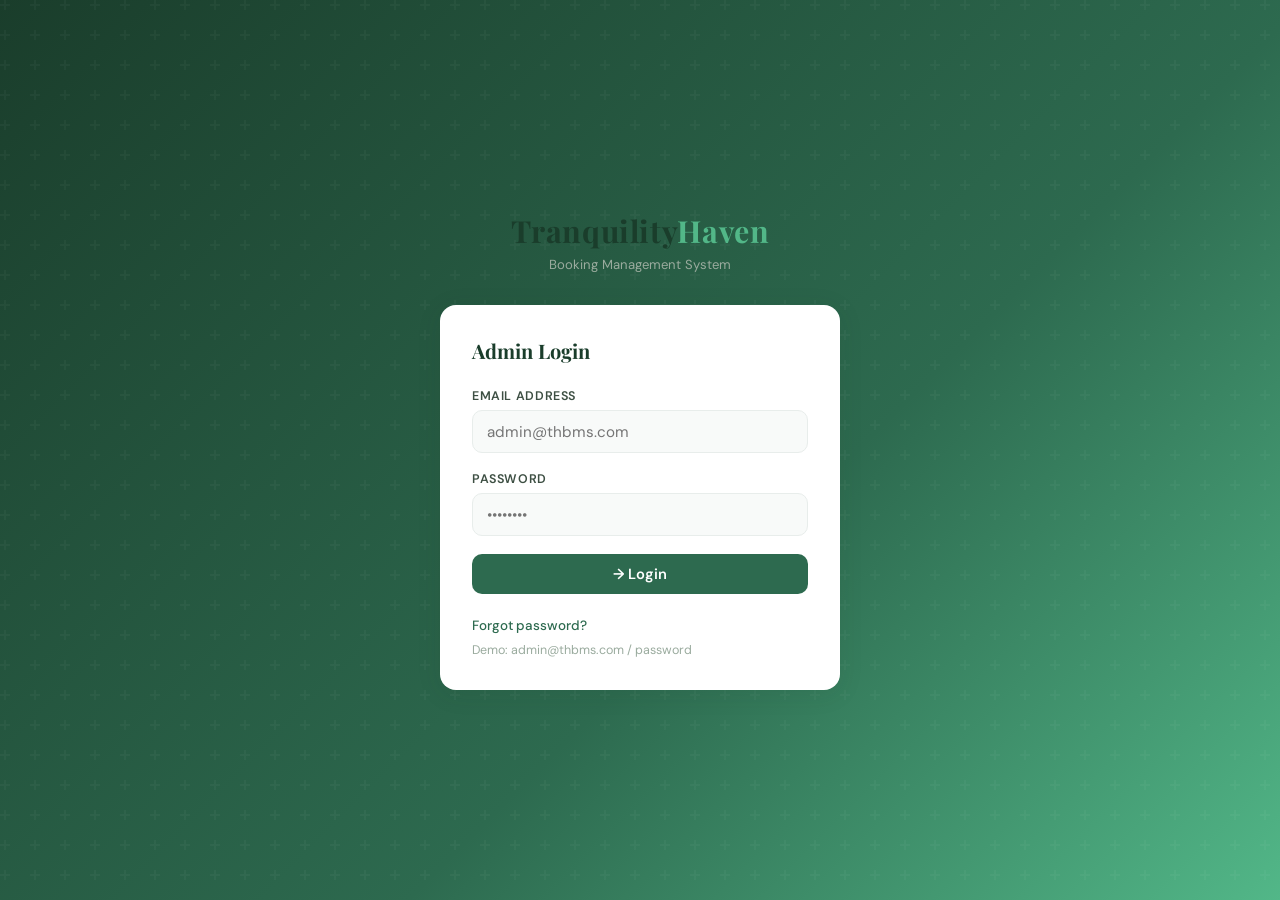
<file: frontend/index.html>
<!DOCTYPE html>
<html lang="en">
<head>
  <meta charset="UTF-8" />
  <meta name="viewport" content="width=device-width, initial-scale=1.0" />
  <title>THBMS — Admin Login</title>
  <link rel="stylesheet" href="css/style.css" />
  <style>
    .login-wrap {
      position: relative; z-index: 1;
      min-height: 100vh;
      display: flex; align-items: center; justify-content: center;
      padding: 2rem;
    }
    .login-card { width: 100%; max-width: 400px; }
    .brand {
      text-align: center; margin-bottom: 2rem;
    }
    .brand h1 {
      font-family: 'Playfair Display', serif;
      font-size: 1.9rem; color: var(--green-dark);
      letter-spacing: .02em;
    }
    .brand h1 span { color: var(--green-accent); }
    .brand p { font-size: .82rem; color: var(--gray-mid); margin-top: .3rem; }
    .card-title {
      font-family: 'Playfair Display', serif;
      font-size: 1.25rem; color: var(--green-dark);
      margin-bottom: 1.5rem;
    }
    .form-footer {
      display: flex; align-items: center; justify-content: space-between;
      margin-top: 1.4rem; flex-wrap: wrap; gap: .5rem;
    }
    .link {
      font-size: .84rem; color: var(--green-mid);
      text-decoration: none; font-weight: 500;
    }
    .link:hover { text-decoration: underline; }
    .btn-full { width: 100%; justify-content: center; }
  </style>
</head>
<body>
  <div class="hero-bg"></div>
  <div class="login-wrap">
    <div>
      <div class="brand">
        <h1>Tranquility<span>Haven</span></h1>
        <p>Booking Management System</p>
      </div>
      <div class="card login-card">
        <h2 class="card-title">Admin Login</h2>

        <div class="alert alert-error" id="alert"></div>

        <div class="form-group">
          <label for="email">Email Address</label>
          <input type="email" id="email" placeholder="admin@thbms.com" autocomplete="email" />
        </div>
        <div class="form-group">
          <label for="password">Password</label>
          <input type="password" id="password" placeholder="••••••••" autocomplete="current-password" />
        </div>

        <button class="btn btn-primary btn-full" id="loginBtn" onclick="doLogin()">
          <span class="spinner" id="spinner"></span>
          <span id="btnText">→ Login</span>
        </button>

        <div class="form-footer">
          <a class="link" href="recover.html">Forgot password?</a>
          <span style="font-size:.78rem;color:var(--gray-mid)">Demo: admin@thbms.com / password</span>
        </div>
      </div>
    </div>
  </div>

  <script src="js/auth.js"></script>
</body>
</html>
</file>
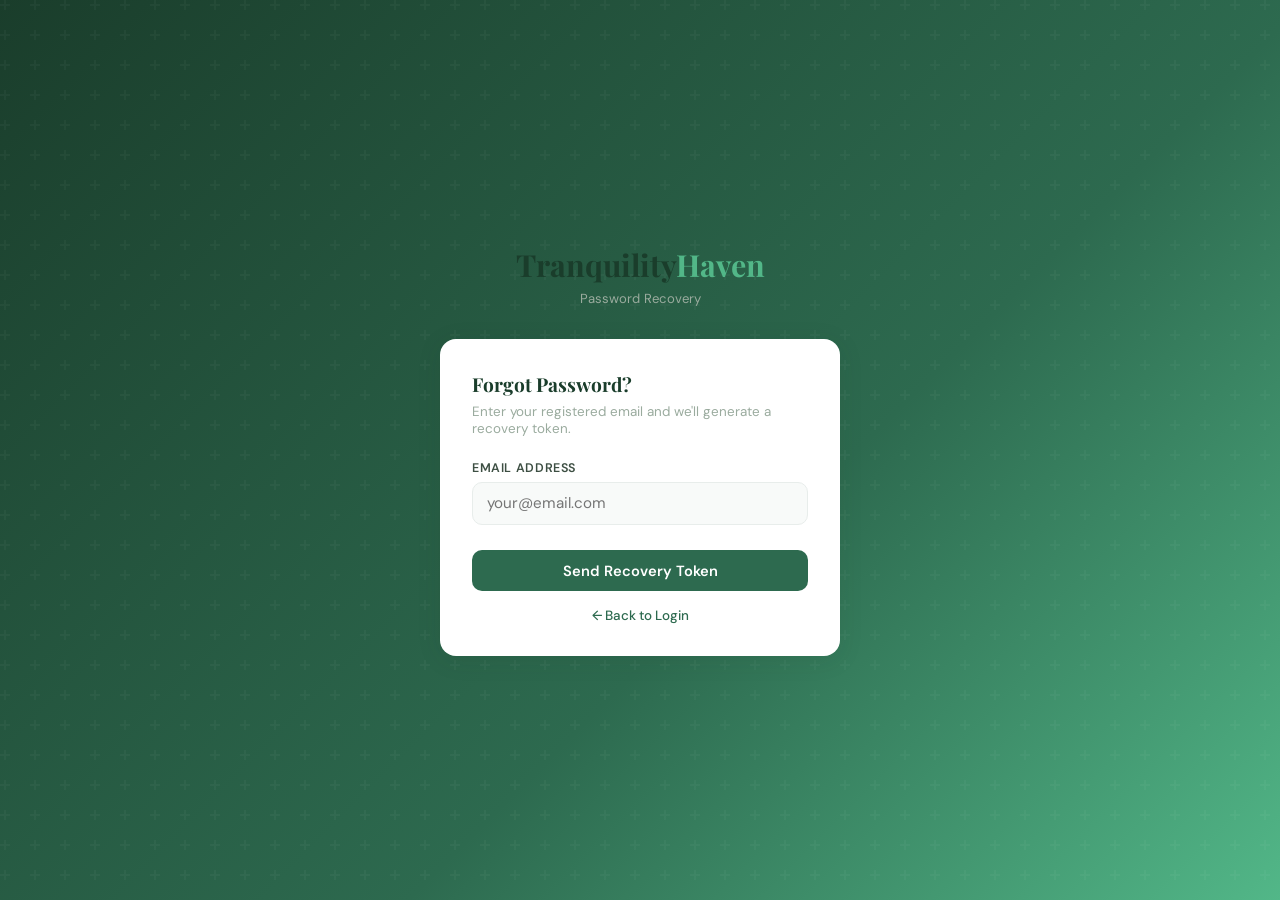
<file: frontend/recover.html>
<!DOCTYPE html>
<html lang="en">
<head>
  <meta charset="UTF-8" />
  <meta name="viewport" content="width=device-width, initial-scale=1.0" />
  <title>THBMS — Password Recovery</title>
  <link rel="stylesheet" href="css/style.css" />
  <style>
    .recover-wrap {
      position: relative; z-index: 1;
      min-height: 100vh;
      display: flex; align-items: center; justify-content: center;
      padding: 2rem;
    }
    .recover-card { width: 100%; max-width: 400px; }
    .brand {
      text-align: center; margin-bottom: 2rem;
    }
    .brand h1 {
      font-family: 'Playfair Display', serif;
      font-size: 1.9rem; color: var(--green-dark);
    }
    .brand h1 span { color: var(--green-accent); }
    .brand p { font-size: .82rem; color: var(--gray-mid); margin-top: .3rem; }
    .card-title { font-family: 'Playfair Display', serif; font-size: 1.2rem; color: var(--green-dark); margin-bottom: .4rem; }
    .card-desc { font-size: .84rem; color: var(--gray-mid); margin-bottom: 1.4rem; }
    .btn-full { width: 100%; justify-content: center; margin-top: .5rem; }
    .step { display: none; }
    .step.active { display: block; }
    .token-box {
      background: var(--green-pale); border-radius: var(--radius);
      padding: .9rem 1rem; margin: .8rem 0;
      font-family: monospace; font-size: .95rem;
      color: var(--green-dark); word-break: break-all;
    }
    .token-note { font-size: .78rem; color: var(--gray-mid); margin-bottom: .8rem; }
    .back-link { display: block; text-align: center; margin-top: 1rem; font-size: .84rem; }
    .link { color: var(--green-mid); text-decoration: none; font-weight: 500; }
    .link:hover { text-decoration: underline; }
  </style>
</head>
<body>
  <div class="hero-bg"></div>
  <div class="recover-wrap">
    <div>
      <div class="brand">
        <h1>Tranquility<span>Haven</span></h1>
        <p>Password Recovery</p>
      </div>
      <div class="card recover-card">

        <!-- Step 1: Request token -->
        <div class="step active" id="step1">
          <h2 class="card-title">Forgot Password?</h2>
          <p class="card-desc">Enter your registered email and we'll generate a recovery token.</p>
          <div class="alert alert-error"   id="s1Error"></div>
          <div class="alert alert-success" id="s1Success"></div>
          <div class="form-group">
            <label>Email Address</label>
            <input type="email" id="recoverEmail" placeholder="your@email.com" />
          </div>
          <button class="btn btn-primary btn-full" id="requestBtn" onclick="requestToken()">
            <span class="spinner" id="s1Spin"></span>
            <span id="s1BtnText">Send Recovery Token</span>
          </button>
        </div>

        <!-- Step 2: Token display + reset form -->
        <div class="step" id="step2">
          <h2 class="card-title">Reset Password</h2>
          <p class="card-desc">Your recovery token (demo — normally emailed):</p>
          <div class="token-box" id="tokenDisplay"></div>
          <p class="token-note">Token is pre-filled below. In production this would be sent via email.</p>
          <div class="alert alert-error"   id="s2Error"></div>
          <div class="alert alert-success" id="s2Success"></div>
          <div class="form-group">
            <label>Recovery Token</label>
            <input type="text" id="tokenInput" placeholder="Paste token here" />
          </div>
          <div class="form-group">
            <label>New Password</label>
            <input type="password" id="newPass" placeholder="Min. 6 characters" />
          </div>
          <div class="form-group">
            <label>Confirm Password</label>
            <input type="password" id="confirmPass" placeholder="Repeat password" />
          </div>
          <button class="btn btn-primary btn-full" id="resetBtn" onclick="resetPassword()">
            <span class="spinner" id="s2Spin"></span>
            <span id="s2BtnText">Reset Password</span>
          </button>
        </div>

        <a class="back-link link" href="index.html">← Back to Login</a>
      </div>
    </div>
  </div>

  <script src="js/recover.js"></script>
</body>
</html>
</file>
<file: frontend/css/style.css>
/* =========================================
   THBMS Shared Styles — Green Spa Theme
   ========================================= */

@import url('https://fonts.googleapis.com/css2?family=Playfair+Display:wght@500;600&family=DM+Sans:wght@300;400;500;600&display=swap');

:root {
  --green-dark:   #1a3d2b;
  --green-mid:    #2d6a4f;
  --green-light:  #40916c;
  --green-accent: #52b788;
  --green-pale:   #d8f3dc;
  --white:        #ffffff;
  --off-white:    #f8faf9;
  --gray-light:   #e8edeb;
  --gray-mid:     #9aab9e;
  --gray-dark:    #3d4f43;
  --text:         #1c2b22;
  --red:          #c0392b;
  --red-light:    #fdecea;
  --orange:       #e67e22;
  --shadow:       0 4px 24px rgba(26,61,43,.10);
  --shadow-sm:    0 2px 8px  rgba(26,61,43,.08);
  --radius:       10px;
  --radius-lg:    16px;
}

*, *::before, *::after { box-sizing: border-box; margin: 0; padding: 0; }

body {
  font-family: 'DM Sans', sans-serif;
  background: var(--off-white);
  color: var(--text);
  min-height: 100vh;
}

/* ── Backdrop hero ── */
.hero-bg {
  position: fixed; inset: 0; z-index: 0;
  background: linear-gradient(135deg, var(--green-dark) 0%, var(--green-mid) 60%, var(--green-accent) 100%);
}
.hero-bg::after {
  content: '';
  position: absolute; inset: 0;
  background: url("data:image/svg+xml,%3Csvg width='60' height='60' viewBox='0 0 60 60' xmlns='http://www.w3.org/2000/svg'%3E%3Cg fill='none' fill-rule='evenodd'%3E%3Cg fill='%23ffffff' fill-opacity='0.03'%3E%3Cpath d='M36 34v-4h-2v4h-4v2h4v4h2v-4h4v-2h-4zm0-30V0h-2v4h-4v2h4v4h2V6h4V4h-4zM6 34v-4H4v4H0v2h4v4h2v-4h4v-2H6zM6 4V0H4v4H0v2h4v4h2V6h4V4H6z'/%3E%3C/g%3E%3C/g%3E%3C/svg%3E");
}

/* ── Card / Modal ── */
.card {
  background: var(--white);
  border-radius: var(--radius-lg);
  box-shadow: var(--shadow);
  padding: 2rem;
}

/* ── Form elements ── */
.form-group { margin-bottom: 1.1rem; }
.form-group label {
  display: block;
  font-size: .78rem;
  font-weight: 600;
  color: var(--gray-dark);
  text-transform: uppercase;
  letter-spacing: .05em;
  margin-bottom: .4rem;
}
.form-group input,
.form-group select {
  width: 100%;
  padding: .65rem .9rem;
  border: 1.5px solid var(--gray-light);
  border-radius: var(--radius);
  font-family: 'DM Sans', sans-serif;
  font-size: .95rem;
  color: var(--text);
  background: var(--off-white);
  transition: border-color .2s, box-shadow .2s;
  outline: none;
}
.form-group input:focus,
.form-group select:focus {
  border-color: var(--green-accent);
  box-shadow: 0 0 0 3px rgba(82,183,136,.15);
  background: var(--white);
}

/* ── Buttons ── */
.btn {
  display: inline-flex; align-items: center; gap: .45rem;
  padding: .65rem 1.4rem;
  border: none; border-radius: var(--radius);
  font-family: 'DM Sans', sans-serif;
  font-size: .92rem; font-weight: 600;
  cursor: pointer;
  transition: all .2s;
}
.btn-primary {
  background: var(--green-mid); color: var(--white);
}
.btn-primary:hover { background: var(--green-dark); transform: translateY(-1px); box-shadow: var(--shadow-sm); }
.btn-outline {
  background: transparent; color: var(--green-mid);
  border: 1.5px solid var(--green-mid);
}
.btn-outline:hover { background: var(--green-pale); }
.btn-danger { background: var(--red); color: var(--white); }
.btn-danger:hover { background: #a93226; }
.btn-sm { padding: .38rem .85rem; font-size: .82rem; }
.btn:disabled { opacity: .6; cursor: not-allowed; transform: none !important; }

/* ── Alerts ── */
.alert {
  padding: .75rem 1rem;
  border-radius: var(--radius);
  font-size: .88rem;
  font-weight: 500;
  margin-bottom: 1rem;
  display: none;
}
.alert.show { display: block; }
.alert-error   { background: var(--red-light);  color: var(--red); }
.alert-success { background: var(--green-pale);  color: var(--green-dark); }

/* ── Badge ── */
.badge {
  display: inline-block;
  padding: .2rem .65rem;
  border-radius: 99px;
  font-size: .75rem; font-weight: 600;
  text-transform: uppercase; letter-spacing: .04em;
}
.badge-active   { background: var(--green-pale);   color: var(--green-dark); }
.badge-inactive { background: #fdecea;              color: var(--red); }
.badge-admin    { background: #fff3e0;              color: #b7700a; }
.badge-staff    { background: var(--gray-light);    color: var(--gray-dark); }

/* ── Spinner ── */
.spinner {
  display: none; width: 18px; height: 18px;
  border: 2.5px solid rgba(255,255,255,.4);
  border-top-color: #fff;
  border-radius: 50%;
  animation: spin .7s linear infinite;
}
.spinner.show { display: inline-block; }
@keyframes spin { to { transform: rotate(360deg); } }

/* ── Modal overlay ── */
.modal-overlay {
  position: fixed; inset: 0; z-index: 100;
  background: rgba(0,0,0,.45);
  display: flex; align-items: center; justify-content: center;
  opacity: 0; pointer-events: none;
  transition: opacity .25s;
}
.modal-overlay.open { opacity: 1; pointer-events: all; }
.modal {
  background: var(--white);
  border-radius: var(--radius-lg);
  padding: 2rem;
  width: 100%; max-width: 440px;
  box-shadow: 0 20px 60px rgba(0,0,0,.2);
  transform: translateY(16px);
  transition: transform .25s;
  max-height: 90vh; overflow-y: auto;
}
.modal-overlay.open .modal { transform: translateY(0); }
.modal-header {
  display: flex; align-items: center; justify-content: space-between;
  margin-bottom: 1.4rem;
}
.modal-header h2 { font-family: 'Playfair Display', serif; font-size: 1.3rem; color: var(--green-dark); }
.modal-close {
  background: none; border: none; font-size: 1.3rem;
  color: var(--gray-mid); cursor: pointer; line-height: 1;
}
.modal-close:hover { color: var(--red); }

/* ── Table ── */
.table-wrap { overflow-x: auto; }
table { width: 100%; border-collapse: collapse; font-size: .9rem; }
thead th {
  background: var(--green-dark);
  color: var(--white);
  padding: .75rem 1rem;
  text-align: left;
  font-weight: 600; font-size: .8rem;
  text-transform: uppercase; letter-spacing: .05em;
}
thead th:first-child { border-radius: var(--radius) 0 0 0; }
thead th:last-child  { border-radius: 0 var(--radius) 0 0; }
tbody tr { border-bottom: 1px solid var(--gray-light); transition: background .15s; }
tbody tr:hover { background: var(--off-white); }
tbody td { padding: .75rem 1rem; vertical-align: middle; }
tbody td:last-child { white-space: nowrap; }

/* ── Topbar ── */
.topbar {
  background: var(--green-dark);
  color: var(--white);
  display: flex; align-items: center; justify-content: space-between;
  padding: 0 2rem;
  height: 58px;
  box-shadow: 0 2px 12px rgba(0,0,0,.2);
  position: sticky; top: 0; z-index: 50;
}
.topbar-brand {
  font-family: 'Playfair Display', serif;
  font-size: 1.15rem; letter-spacing: .02em;
}
.topbar-brand span { color: var(--green-accent); }
.topbar-user { display: flex; align-items: center; gap: 1rem; font-size: .88rem; }
.topbar-user strong { color: var(--green-pale); }

/* ── Page wrapper for dashboard ── */
.page-wrap { max-width: 1100px; margin: 0 auto; padding: 2rem 1.5rem; }

/* ── Section header ── */
.section-header {
  display: flex; align-items: center; justify-content: space-between;
  margin-bottom: 1.5rem; flex-wrap: wrap; gap: 1rem;
}
.section-header h1 {
  font-family: 'Playfair Display', serif;
  font-size: 1.6rem; color: var(--green-dark);
}
.section-desc { font-size: .85rem; color: var(--gray-mid); margin-top: .15rem; }

/* ── Search bar ── */
.search-bar {
  display: flex; gap: .6rem; margin-bottom: 1.2rem; flex-wrap: wrap;
}
.search-bar input {
  flex: 1; min-width: 200px;
  padding: .6rem 1rem;
  border: 1.5px solid var(--gray-light);
  border-radius: var(--radius);
  font-family: 'DM Sans', sans-serif;
  font-size: .92rem; outline: none;
  transition: border-color .2s;
}
.search-bar input:focus { border-color: var(--green-accent); }

/* ── Responsive ── */
@media (max-width: 600px) {
  .topbar { padding: 0 1rem; }
  .page-wrap { padding: 1rem; }
  .modal { margin: 1rem; }
}
</file>
